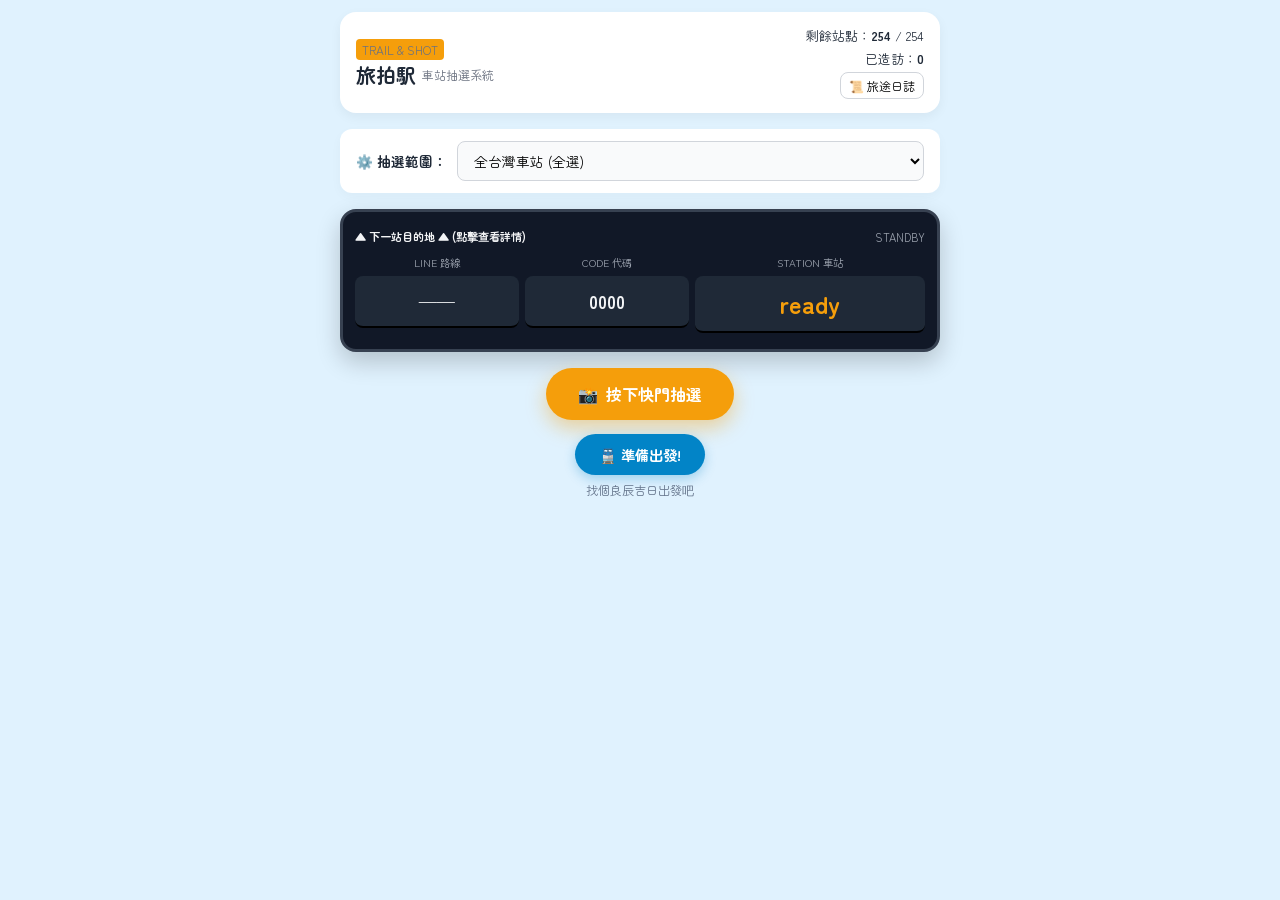
<file: index.html>
<!DOCTYPE html>
<html lang="zh-TW">
<head>
  <meta charset="UTF-8">
  <meta name="viewport" content="width=device-width, initial-scale=1.0">
  <title>旅拍駅 — 全台鐵路車站隨機旅拍系統</title>
  <link rel="preconnect" href="https://fonts.googleapis.com">
  <link rel="preconnect" href="https://fonts.gstatic.com" crossorigin>
  <link href="https://fonts.googleapis.com/css2?family=Zen+Maru+Gothic:wght@400;700&display=swap" rel="stylesheet">
  <link rel="stylesheet" href="./style.css">
</head>
<body>

  <div class="app-container">
    <!-- Header 區 -->
    <header class="main-header">
      <div class="brand">
        <span class="badge">TRAIL & SHOT</span>
        <h1>旅拍駅 <span>車站抽選系統</span></h1>
      </div>
      <div class="stats-bar">
        <div class="stat-item">剩餘站點：<strong id="remaining-count">--</strong> / <span id="total-count">--</span></div>
        <div class="stat-item">已造訪：<strong id="visited-count">0</strong></div>
        <button id="btn-history" class="btn-icon">📜 旅途日誌</button>
      </div>
    </header>

    <!-- 核心時刻表看板區 -->
    <main class="drawing-stage">
      
      <!-- 抽選偏好篩選器 -->
      <div class="filter-bar">
        <label for="filter-region">⚙️ 抽選範圍：</label>
        <select id="filter-region">
          <option value="ALL">全台灣車站 (全選)</option>
          <option value="NORTH">北部區域 (基隆/台北/新竹等)</option>
          <option value="CENTRAL">中部區域 (苗栗/台中/彰化等)</option>
          <option value="SOUTH">南部區域 (雲林/嘉義/台南/高雄等)</option>
          <option value="EAST">東部區域 (宜蘭/花蓮/台東等)</option>
          <option value="SECRET">🌿 秘境與支線小站</option>
          <option value="MAJOR">🚉 主要交通大站</option>
        </select>
      </div>

      <!-- 可點擊重新查看詳細資訊的時刻表看板 -->
      <div class="flip-board-container" id="board-container" title="點擊查看詳細資訊">
        <div class="board-header">
          <span class="board-title clickable-title" id="btn-reopen-modal">▲ 下一站目的地 ▲ (點擊查看詳情)</span>
          <span class="status-indicator">STANDBY</span>
        </div>
        
        <div class="flip-board">
          <div class="flip-column">
            <span class="column-label">LINE 路線</span>
            <div class="flip-card" id="flip-line"><div class="flip-inner">——</div></div>
          </div>
          <div class="flip-column">
            <span class="column-label">CODE 代碼</span>
            <div class="flip-card" id="flip-code"><div class="flip-inner">0000</div></div>
          </div>
          <div class="flip-column main-station">
            <span class="column-label">STATION 車站</span>
            <div class="flip-card" id="flip-name"><div class="flip-inner">ready</div></div>
          </div>
        </div>
      </div>

      <!-- 按鈕區 -->
      <div class="action-area">
        <button id="btn-draw" class="shutter-button">
          <span class="camera-icon">📸</span>
          <span class="btn-text">按下快門抽選</span>
        </button>

        <div class="go-official-wrapper">
          <a href="https://www.trc.com.tw/tra-tip-web/tip" target="_blank" rel="noopener noreferrer" class="btn-go-official">
            🚆 準備出發!
          </a>
          <span class="sub-note">找個良辰吉日出發吧</span>
        </div>
      </div>
    </main>
  </div>

  <!-- 彈出式車站資訊卡片 (點擊任意處關閉) -->
  <div id="result-modal" class="modal-overlay hidden">
    <div class="polaroid-card">
      <div class="station-header-bar">
        <span class="photo-tag" id="modal-tag">路線 | 代碼</span>
        <span class="tap-hint">💡 點擊任意處返回主畫面</span>
      </div>

      <div class="polaroid-caption">
        <h2 id="modal-station-title">車站名稱</h2>
        <p class="location-text" id="modal-location">📍 路線與代碼</p>
        
        <div class="info-section">
          <h3>📷 周邊拍攝地點</h3>
          <ul id="modal-photo-spots"></ul>
        </div>

        <div class="info-section">
          <h3>🍜 在地美食</h3>
          <ul id="modal-food-spots"></ul>
        </div>

        <!-- 💡 每次抽選隨機呈現的冷知識區塊 -->
        <div class="trivia-section">
          <h3>💡 台鐵冷知識：<span id="trivia-title">冷知識標題</span></h3>
          <p id="trivia-content">冷知識詳細內容...</p>
        </div>
      </div>
    </div>
  </div>

  <!-- 歷史紀錄側邊欄 -->
  <div id="history-modal" class="modal-overlay hidden">
    <div class="history-panel" onclick="event.stopPropagation()">
      <div class="panel-header">
        <h2>📜 旅途日誌 (已造訪車站)</h2>
        <button id="btn-close-history" class="btn-close">×</button>
      </div>
      <ul id="history-list" class="history-list"></ul>
      <div class="panel-footer">
        <button id="btn-reset" class="btn-danger">🔄 重置造訪紀錄（重新環島）</button>
      </div>
    </div>
  </div>

  <script src="./script.js"></script>
</body>
</html>
</file>
<file: style.css>
@font-face {
  font-family: 'Sishoe Round';
  src: local('Sishoe Round'), local('Swei Gothic'), local('獅尾圓體');
}

:root {
  --font-family: 'Sishoe Round', 'Swei Gothic', '獅尾圓體', 'Zen Maru Gothic', sans-serif;
  --bg-color: #E0F2FE;
  --card-bg: #FAFAFA;
  --accent-color: #F59E0B;
  --text-primary: #1F2937;
  --board-bg: #111827;
  --board-text: #F3F4F6;
}

* { 
  box-sizing: border-box; 
  margin: 0; 
  padding: 0; 
  font-family: var(--font-family); 
}

body {
  background-color: var(--bg-color);
  color: var(--text-primary);
  display: flex;
  justify-content: center;
  min-height: 100vh;
  padding: 12px;
}

.app-container {
  width: 100%;
  max-width: 600px;
  display: flex;
  flex-direction: column;
  gap: 16px;
}

/* Header 區塊 */
.main-header {
  background: white;
  padding: 14px 16px;
  border-radius: 16px;
  box-shadow: 0 4px 12px rgba(0, 0, 0, 0.05);
  display: flex;
  justify-content: space-between;
  align-items: center;
}

.brand h1 { 
  font-size: clamp(1rem, 4vw, 1.25rem); 
  font-weight: 700; 
  display: flex;
  align-items: center;
  gap: 6px;
}
.brand span { 
  font-size: 0.75rem; 
  color: #6B7280; 
  font-weight: normal;
}
.badge { 
  background: var(--accent-color); 
  color: white; 
  font-size: 0.6rem; 
  padding: 2px 6px; 
  border-radius: 4px; 
}

.stats-bar {
  font-size: 0.8rem;
  display: flex;
  flex-direction: column;
  align-items: flex-end;
  gap: 4px;
}

.btn-icon {
  background: none;
  border: 1px solid #D1D5DB;
  padding: 4px 8px;
  border-radius: 8px;
  cursor: pointer;
  font-size: 0.75rem;
}

/* 主內容區 */
.drawing-stage {
  display: flex;
  flex-direction: column;
  align-items: center;
  gap: 16px;
  width: 100%;
}

/* 下拉篩選區 */
.filter-bar {
  background: white;
  padding: 12px 16px;
  border-radius: 12px;
  width: 100%;
  display: flex;
  align-items: center;
  justify-content: space-between;
  gap: 10px;
  font-size: 0.85rem;
  box-shadow: 0 4px 12px rgba(0,0,0,0.03);
}

.filter-bar label {
  white-space: nowrap;
  font-weight: bold;
}

.filter-bar select {
  flex: 1;
  width: 100%;
  max-width: 100%;
  padding: 8px 12px;
  border-radius: 8px;
  border: 1px solid #D1D5DB;
  background: #F9FAFB;
  font-size: 0.85rem;
  outline: none;
  cursor: pointer;
  text-overflow: ellipsis;
}

/* 時刻表看板區 (手機優化重點) */
.flip-board-container {
  background: var(--board-bg);
  width: 100%;
  padding: 16px 12px;
  border-radius: 16px;
  box-shadow: 0 10px 25px rgba(0,0,0,0.2);
  border: 3px solid #374151;
  cursor: pointer;
  transition: transform 0.2s ease, border-color 0.2s ease;
  overflow: hidden;
}

.flip-board-container:hover {
  transform: translateY(-2px);
  border-color: var(--accent-color);
}

.board-header { 
  display: flex; 
  justify-content: space-between; 
  align-items: center;
  color: #9CA3AF; 
  font-size: 0.7rem; 
  margin-bottom: 10px; 
}

.clickable-title { 
  color: #F3F4F6; 
  font-weight: bold; 
}

/* 彈性三欄看板排版 */
.flip-board { 
  display: flex; 
  gap: 6px; 
  justify-content: space-between; 
  width: 100%;
}

.flip-column { 
  display: flex; 
  flex-direction: column; 
  align-items: center; 
  gap: 6px; 
  flex: 1;
  min-width: 0; /* 防止子元素溢出 */
}

.column-label { 
  color: #9CA3AF; 
  font-size: 0.65rem; 
  white-space: nowrap;
}

.flip-card {
  background: #1F2937;
  color: var(--board-text);
  padding: 10px 4px;
  border-radius: 8px;
  font-size: clamp(0.85rem, 3.5vw, 1.1rem);
  font-weight: bold;
  border-bottom: 2px solid #000;
  width: 100%;
  text-align: center;
  display: flex;
  align-items: center;
  justify-content: center;
  min-height: 52px;
  word-break: keep-all;
  white-space: nowrap;
}

/* 主車站欄位寬度拉大 */
.main-station {
  flex: 1.4;
}

.main-station .flip-card { 
  font-size: clamp(1.1rem, 5vw, 1.5rem); 
  color: var(--accent-color); 
}

.flipping { 
  animation: flip 0.15s ease-in-out infinite alternate; 
}

@keyframes flip { 
  0% { transform: rotateX(0deg); } 
  100% { transform: rotateX(90deg); opacity: 0.5; } 
}

/* 操作按鈕區 */
.action-area {
  display: flex;
  flex-direction: column;
  align-items: center;
  gap: 14px;
  width: 100%;
}

.shutter-button {
  background: var(--accent-color);
  color: white;
  border: none;
  padding: 14px 32px;
  border-radius: 50px;
  font-size: 1rem;
  font-weight: bold;
  cursor: pointer;
  box-shadow: 0 8px 20px rgba(245, 158, 11, 0.4);
  transition: all 0.2s ease;
  display: flex; 
  align-items: center; 
  gap: 8px;
}

.shutter-button:hover { 
  transform: translateY(-2px); 
  box-shadow: 0 12px 24px rgba(245, 158, 11, 0.5); 
}

.shutter-button:active { 
  transform: translateY(2px); 
}

.go-official-wrapper {
  display: flex;
  flex-direction: column;
  align-items: center;
  gap: 6px;
}

.btn-go-official {
  background: #0284C7;
  color: white;
  text-decoration: none;
  padding: 10px 24px;
  border-radius: 30px;
  font-size: 0.9rem;
  font-weight: bold;
  box-shadow: 0 4px 12px rgba(2, 132, 199, 0.3);
  transition: all 0.2s ease;
}

.btn-go-official:hover { 
  background: #0369A1; 
  transform: translateY(-2px); 
}

.sub-note { 
  font-size: 0.75rem; 
  color: #64748B; 
}

/* Modal 彈窗樣式 */
.modal-overlay {
  position: fixed;
  top: 0; left: 0; right: 0; bottom: 0;
  background: rgba(0, 0, 0, 0.65);
  display: flex; 
  justify-content: center; 
  align-items: center;
  padding: 16px; 
  z-index: 100; 
  cursor: pointer;
}

.hidden { 
  display: none !important; 
}

.polaroid-card {
  background: var(--card-bg);
  padding: 18px 20px;
  border-radius: 16px;
  width: 100%; 
  max-width: 420px;
  box-shadow: 0 20px 30px rgba(0,0,0,0.3);
  animation: popUp 0.3s ease-out;
  max-height: 85vh;
  overflow-y: auto;
}

@keyframes popUp { 
  0% { transform: scale(0.9); opacity: 0; } 
  100% { transform: scale(1); opacity: 1; } 
}

.station-header-bar { 
  display: flex; 
  justify-content: space-between; 
  align-items: center; 
  margin-bottom: 10px; 
  padding-bottom: 8px; 
  border-bottom: 1px dashed #E5E7EB; 
}

.photo-tag { 
  background: var(--accent-color); 
  color: white; 
  font-size: 0.75rem; 
  padding: 3px 8px; 
  border-radius: 6px; 
  font-weight: bold; 
}

.tap-hint { 
  font-size: 0.7rem; 
  color: #9CA3AF; 
}

.polaroid-caption h2 { 
  font-size: 1.4rem; 
  color: var(--text-primary); 
}

.location-text { 
  font-size: 0.85rem; 
  color: #6B7280; 
  margin-bottom: 10px; 
}

.info-section { 
  margin-top: 10px; 
}

.info-section h3 { 
  font-size: 0.9rem; 
  color: var(--accent-color); 
  margin-bottom: 6px; 
}

.item-row {
  display: flex;
  justify-content: space-between;
  align-items: center;
  margin-bottom: 8px;
  background: #F3F4F6;
  padding: 8px 10px;
  border-radius: 8px;
  gap: 8px;
}

.item-info { 
  font-size: 0.8rem; 
  color: #374151; 
  flex: 1;
}

.item-info small { 
  color: #6B7280; 
  display: block; 
  margin-top: 2px; 
}

.btn-nav-link {
  background: #0284C7;
  color: white;
  text-decoration: none;
  font-size: 0.75rem;
  padding: 5px 8px;
  border-radius: 6px;
  white-space: nowrap;
  font-weight: bold;
}

.btn-nav-link:hover { 
  background: #0369A1; 
}

/* 冷知識小框框 */
.trivia-section {
  margin-top: 12px;
  background: #FEF3C7;
  border: 1px solid #F59E0B;
  padding: 10px 12px;
  border-radius: 10px;
}

.trivia-section h3 {
  font-size: 0.8rem;
  color: #B45309;
  margin-bottom: 4px;
}

.trivia-section p {
  font-size: 0.78rem;
  color: #78350F;
  line-height: 1.4;
}

/* 歷史日誌面板 */
.history-panel { 
  background: white; 
  width: 100%; 
  max-width: 450px; 
  max-height: 80vh; 
  border-radius: 16px; 
  padding: 18px; 
  display: flex; 
  flex-direction: column; 
  gap: 12px; 
  cursor: default; 
}

.panel-header { 
  display: flex; 
  justify-content: space-between; 
  align-items: center; 
}

.panel-header h2 {
  font-size: 1.1rem;
}

.btn-close { 
  background: none; 
  border: none; 
  font-size: 1.5rem; 
  cursor: pointer; 
  color: #9CA3AF; 
}

.history-list { 
  overflow-y: auto; 
  list-style: none; 
  display: flex; 
  flex-direction: column; 
  gap: 8px; 
}

.history-list li { 
  padding: 8px 12px; 
  background: #F3F4F6; 
  border-radius: 8px; 
  font-size: 0.85rem; 
}

.btn-danger { 
  background: #EF4444; 
  color: white; 
  border: none; 
  padding: 10px; 
  border-radius: 8px; 
  cursor: pointer; 
  width: 100%; 
  font-size: 0.85rem;
}

/* 📱 手機端極窄螢幕 (< 400px) 特殊優化 */
@media (max-width: 400px) {
  body {
    padding: 8px;
  }
  
  .filter-bar {
    flex-direction: column;
    align-items: flex-start;
  }
  
  .filter-bar select {
    width: 100%;
  }

  .flip-board {
    gap: 4px;
  }

  .flip-card {
    font-size: 0.78rem;
    padding: 8px 2px;
  }

  .main-station .flip-card {
    font-size: 1rem;
  }
}
</file>
